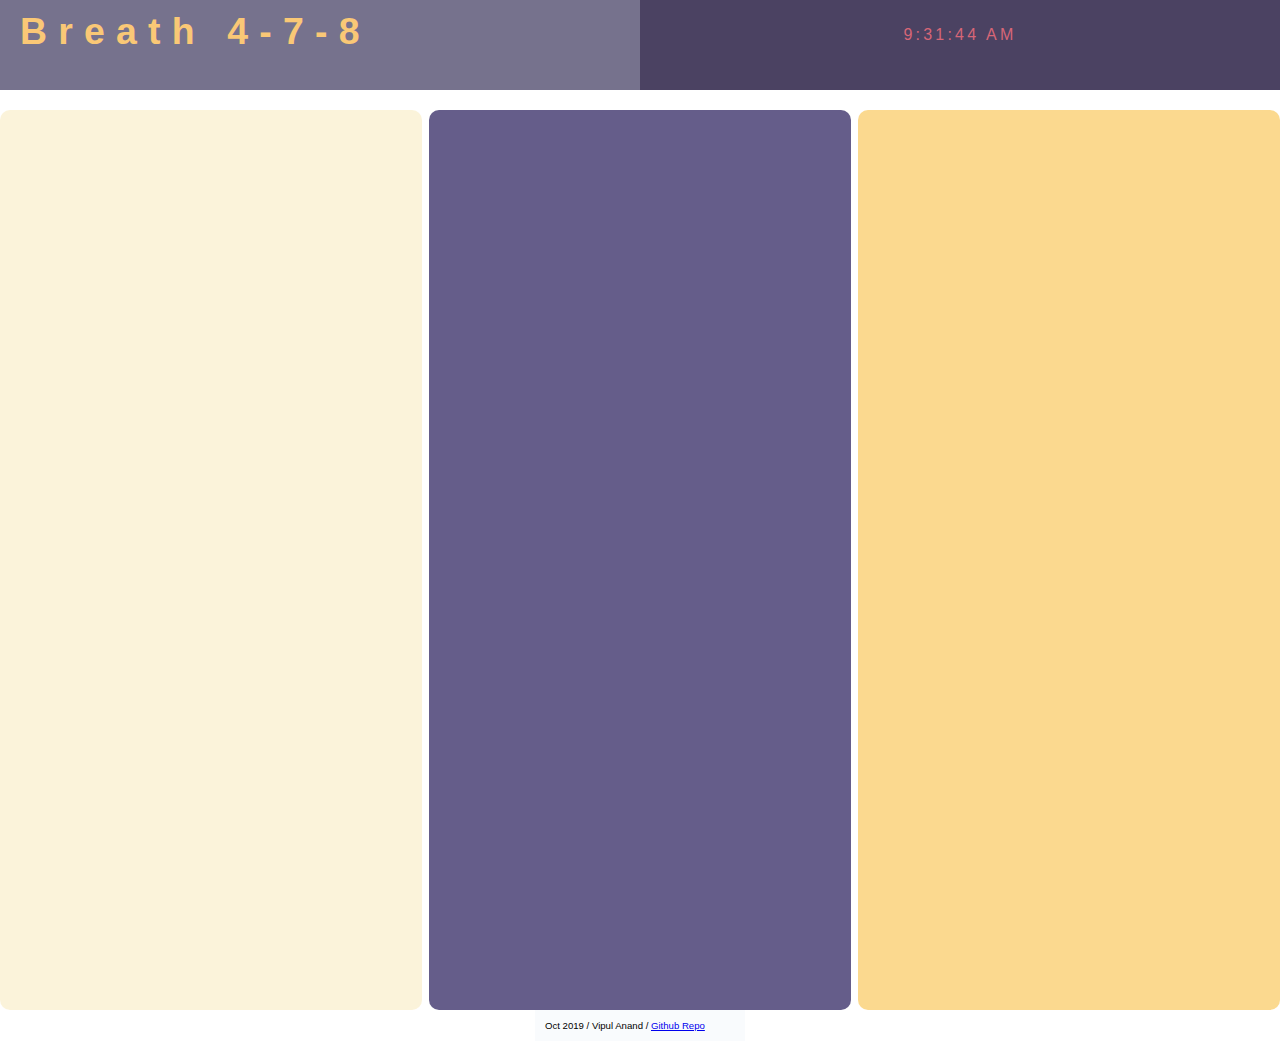
<file: index.html>
<!DOCTYPE html>
<html lang="en">

<head>
  <meta charset="UTF-8">
  <meta name="viewport" content="width=device-width, initial-scale=1.0">
  <meta http-equiv="X-UA-Compatible" content="ie=edge">
  <link href="https://fonts.googleapis.com/css?family=Fira+Sans&display=swap" rel="stylesheet">
  <link rel="stylesheet" href="style.css" rel="stylesheet">
  <title>Breath focus</title>
</head>

<body>
  <header>
    <h3>Breath 4-7-8</h3>
    <div class="clk">
      <p class="clock"></p>
    </div>

  </header>


  <div class="container">
    <div class="in" id="breath-in"></div>
    <div class="hold" id="breath-hold"></div>
    <div class="out" id="breath-out"></div>
  </div>

<footer>
  <span class="va">
    Oct 2019 / Vipul Anand / <a href="https://github.com/anandvip/breath">Github Repo</a>
  </span>
</footer>
  <script src="app.js" type='text/javascript'></script>
</body>

</html>
</file>
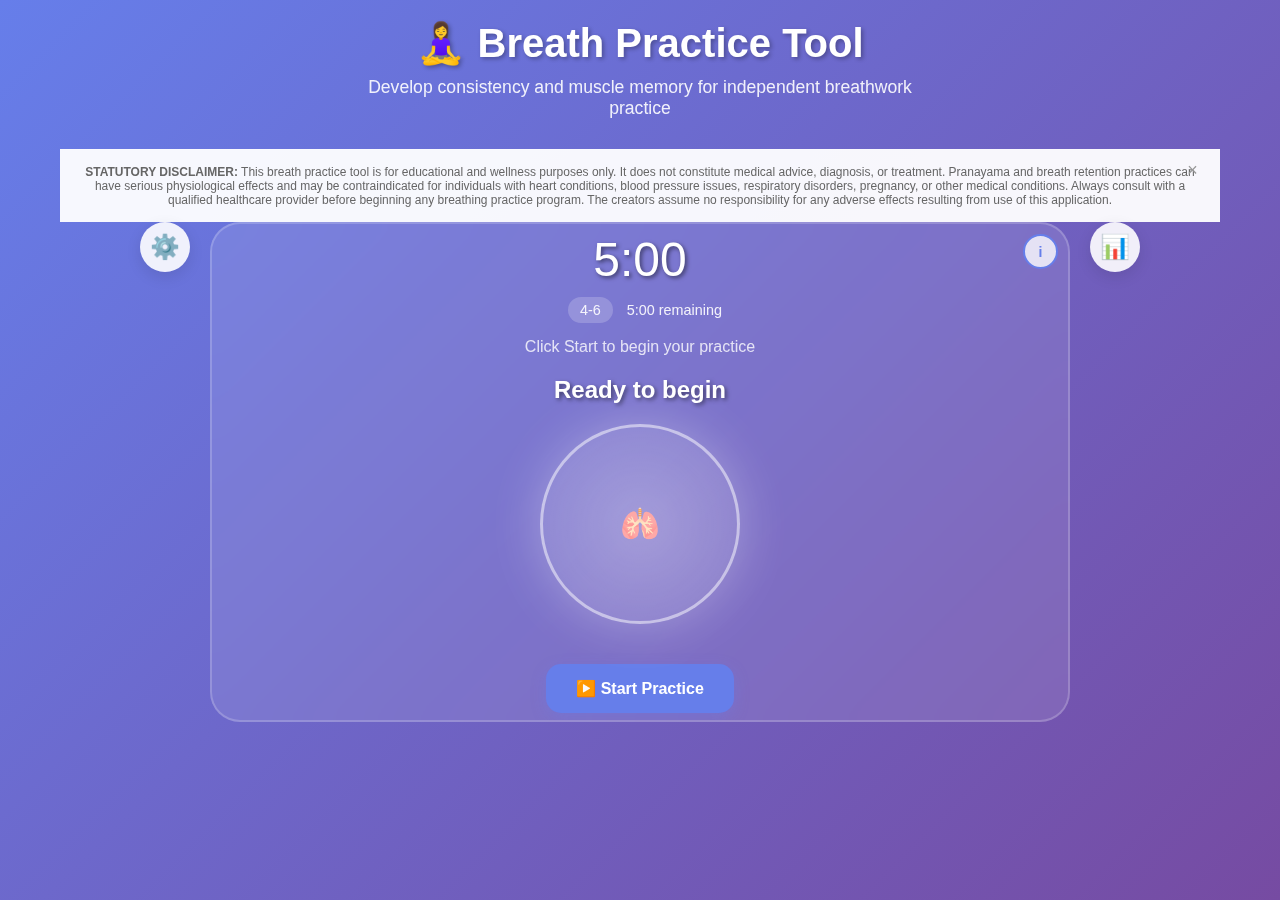
<file: levelup/index.html>
<!DOCTYPE html>
<html lang="en">
<head>
    <meta charset="UTF-8">
    <meta name="viewport" content="width=device-width, initial-scale=1.0">
    <title>Breath Practice Consistency Tool</title>
    <style>
        /*
        Date Created: September 20, 2025
        Tool: Claude Sonnet 4
        Prompt: Create a breath practice consistency tool with adjustable inhale/exhale times, 
        visual circle animation, optional hold phases, safety confirmations, preset patterns, 
        color transitions, optional sound cues, session timer, and customizable mantras for yogic practice.
        
        README.md:
        # Breath Practice Consistency Tool
        
        ## Purpose
        This web application is designed to help yogic practitioners develop breath pattern consistency 
        and muscle memory for independent breathwork practice. It supports the journey toward samadhi 
        entrance and exit in natural cosmic rhythm.
        
        ## Features
        - Adjustable inhale/exhale timing (with safety limits)
        - Visual breathing animation with expanding/contracting circles
        - Optional retention (kumbhaka) phases
        - Color transitions synchronized with breath phases
        - Customizable mantras for each breath phase
        - Session timer with adjustable duration
        - Preset breathing patterns (4-7-7, 3-6-9, 4-4-4)
        - Optional sound cues
        - Safety confirmations for extended patterns
        - Simple practice tracking
        
        ## Usage
        1. Set your desired inhale/exhale/hold times
        2. Choose optional mantras for each phase
        3. Start your practice session
        4. Follow the visual circle animation
        5. Develop timing muscle memory for independent practice
        
        This tool serves practitioners on the yogic path seeking to internalize breath patterns 
        for deeper meditative states and cosmic rhythm alignment.
        */

        * {
            margin: 0;
            padding: 0;
            box-sizing: border-box;
        }

        body {
            font-family: -apple-system, BlinkMacSystemFont, 'Segoe UI', Roboto, sans-serif;
            background: linear-gradient(135deg, #667eea 0%, #764ba2 100%);
            min-height: 100vh;
            display: flex;
            flex-direction: column;
            color: #333;
            overflow-x: hidden;
        }

        .container {
            max-width: 1200px;
            margin: 0 auto;
            padding: 20px;
            flex: 1;
        }

        .header {
            text-align: center;
            margin-bottom: 30px;
            color: white;
        }

        .header h1 {
            font-size: 2.5rem;
            margin-bottom: 10px;
            text-shadow: 2px 2px 4px rgba(0,0,0,0.3);
        }

        .header p {
            font-size: 1.1rem;
            opacity: 0.9;
            max-width: 600px;
            margin: 0 auto;
        }

        .main-content {
            display: grid;
            grid-template-columns: auto 1fr auto;
            gap: 20px;
            align-items: start;
            max-width: 1000px;
            margin: 0 auto;
        }

        .side-panel {
            position: relative;
            min-height: 400px;
        }

        .panel-toggle {
            width: 50px;
            height: 50px;
            border-radius: 50%;
            background: rgba(255, 255, 255, 0.9);
            border: none;
            display: flex;
            align-items: center;
            justify-content: center;
            cursor: pointer;
            font-size: 1.5rem;
            box-shadow: 0 5px 15px rgba(0,0,0,0.1);
            transition: all 0.3s ease;
            backdrop-filter: blur(10px);
            margin-bottom: 10px;
        }

        .panel-toggle:hover {
            transform: scale(1.1);
            box-shadow: 0 8px 25px rgba(0,0,0,0.15);
        }

        .panel-toggle.active {
            background: #667eea;
            color: white;
        }

        .controls, .stats {
            background: rgba(255, 255, 255, 0.95);
            padding: 25px;
            border-radius: 20px;
            box-shadow: 0 10px 30px rgba(0,0,0,0.1);
            backdrop-filter: blur(10px);
            position: absolute;
            top: 70px;
            width: 320px;
            max-height: 500px;
            overflow-y: auto;
            transform: translateX(-100%);
            opacity: 0;
            transition: all 0.4s ease;
            z-index: 100;
        }

        .controls.expanded {
            transform: translateX(0);
            opacity: 1;
        }

        .stats {
            right: 0;
            transform: translateX(100%);
        }

        .stats.expanded {
            transform: translateX(0);
            opacity: 1;
        }

        .help-toggle {
            position: absolute;
            top: 10px;
            right: 10px;
            width: 35px;
            height: 35px;
            border-radius: 50%;
            background: rgba(255, 255, 255, 0.8);
            border: 2px solid #667eea;
            color: #667eea;
            font-size: 14px;
            font-weight: bold;
            cursor: pointer;
            display: flex;
            align-items: center;
            justify-content: center;
            transition: all 0.3s ease;
        }

        .help-toggle:hover {
            background: #667eea;
            color: white;
        }

        .breath-display {
            display: flex;
            flex-direction: column;
            align-items: center;
            justify-content: center;
            min-height: 500px;
            background: rgba(255, 255, 255, 0.1);
            border-radius: 30px;
            backdrop-filter: blur(15px);
            border: 2px solid rgba(255, 255, 255, 0.2);
            position: relative;
            overflow: hidden;
        }

        .breath-circle {
            width: 200px;
            height: 200px;
            border-radius: 50%;
            background: radial-gradient(circle, rgba(255,255,255,0.3) 0%, rgba(255,255,255,0.1) 100%);
            border: 3px solid rgba(255,255,255,0.5);
            display: flex;
            align-items: center;
            justify-content: center;
            transition: all 0.3s ease;
            position: relative;
            box-shadow: 0 0 50px rgba(255,255,255,0.3);
        }

        .breath-circle.inhaling {
            transform: scale(1.5);
            background: radial-gradient(circle, rgba(135, 206, 235, 0.4) 0%, rgba(135, 206, 235, 0.1) 100%);
            border-color: rgba(135, 206, 235, 0.8);
            box-shadow: 0 0 80px rgba(135, 206, 235, 0.5);
        }

        .breath-circle.exhaling {
            transform: scale(0.8);
            background: radial-gradient(circle, rgba(255, 182, 193, 0.4) 0%, rgba(255, 182, 193, 0.1) 100%);
            border-color: rgba(255, 182, 193, 0.8);
            box-shadow: 0 0 80px rgba(255, 182, 193, 0.5);
        }

        .breath-circle.holding {
            transform: scale(1.2);
            background: radial-gradient(circle, rgba(255, 215, 0, 0.4) 0%, rgba(255, 215, 0, 0.1) 100%);
            border-color: rgba(255, 215, 0, 0.8);
            box-shadow: 0 0 80px rgba(255, 215, 0, 0.5);
        }

        .breath-text {
            color: white;
            font-size: 1.5rem;
            font-weight: 600;
            text-shadow: 2px 2px 4px rgba(0,0,0,0.5);
            margin-bottom: 20px;
        }

        .mantra-text {
            color: rgba(255,255,255,0.9);
            font-size: 1rem;
            font-style: italic;
            text-align: center;
            margin-top: 20px;
            max-width: 300px;
            line-height: 1.4;
        }

        .timer-display {
            color: white;
            font-size: 3rem;
            font-weight: 300;
            margin-bottom: 10px;
            text-shadow: 2px 2px 4px rgba(0,0,0,0.5);
        }

        .session-info {
            color: rgba(255,255,255,0.8);
            font-size: 1rem;
            margin-bottom: 20px;
        }

        .control-group {
            margin-bottom: 20px;
        }

        .control-group label {
            display: block;
            margin-bottom: 8px;
            font-weight: 600;
            color: #555;
        }

        .control-group input, .control-group select {
            width: 100%;
            padding: 12px;
            border: 2px solid #e1e5e9;
            border-radius: 10px;
            font-size: 16px;
            transition: border-color 0.3s;
        }

        .control-group input:focus, .control-group select:focus {
            outline: none;
            border-color: #667eea;
        }

        .preset-buttons {
            display: flex;
            gap: 10px;
            flex-wrap: wrap;
            margin-bottom: 15px;
        }

        .preset-btn {
            padding: 8px 12px;
            background: #f0f0f0;
            border: 1px solid #ddd;
            border-radius: 8px;
            cursor: pointer;
            font-size: 12px;
            transition: all 0.3s;
        }

        .preset-btn:hover {
            background: #667eea;
            color: white;
        }

        .main-controls {
            display: flex;
            gap: 15px;
            justify-content: center;
            margin-top: 20px;
        }

        .btn {
            padding: 15px 30px;
            border: none;
            border-radius: 15px;
            font-size: 16px;
            font-weight: 600;
            cursor: pointer;
            transition: all 0.3s;
            display: flex;
            align-items: center;
            gap: 8px;
        }

        .btn-primary {
            background: #667eea;
            color: white;
            box-shadow: 0 5px 15px rgba(102, 126, 234, 0.3);
        }

        .btn-primary:hover {
            background: #5a67d8;
            transform: translateY(-2px);
        }

        .btn-secondary {
            background: rgba(255,255,255,0.9);
            color: #667eea;
            border: 2px solid #667eea;
        }

        .btn-secondary:hover {
            background: #667eea;
            color: white;
        }

        .btn-danger {
            background: #e53e3e;
            color: white;
        }

        .btn-danger:hover {
            background: #c53030;
        }

        .stats h3 {
            margin-bottom: 15px;
            color: #555;
        }

        .stat-item {
            display: flex;
            justify-content: space-between;
            padding: 10px 0;
            border-bottom: 1px solid #eee;
        }

        .checkbox-group {
            display: flex;
            align-items: center;
            gap: 10px;
            margin-top: 10px;
        }

        .help-modal {
            display: none;
            position: fixed;
            top: 0;
            left: 0;
            right: 0;
            bottom: 0;
            background: rgba(0,0,0,0.8);
            z-index: 2000;
            align-items: center;
            justify-content: center;
        }

        .help-content {
            background: white;
            padding: 35px;
            border-radius: 20px;
            max-width: 600px;
            width: 90%;
            max-height: 80vh;
            overflow-y: auto;
        }

        .help-content h3 {
            color: #667eea;
            margin-bottom: 15px;
            display: flex;
            align-items: center;
            gap: 10px;
        }

        .help-content p {
            margin-bottom: 15px;
            line-height: 1.6;
            color: #555;
        }

        .help-content ul {
            margin-left: 20px;
            margin-bottom: 15px;
        }

        .medical-warning {
            background: #fff3cd;
            border: 2px solid #ffc107;
            border-radius: 10px;
            padding: 15px;
            margin: 15px 0;
            color: #856404;
        }

        .medical-warning h4 {
            color: #d9534f;
            margin-bottom: 10px;
            display: flex;
            align-items: center;
            gap: 8px;
        }

        .medical-warning p {
            margin-bottom: 8px;
            font-size: 13px;
            line-height: 1.4;
        }

        .medical-warning strong {
            color: #d9534f;
        }

        .statutory-footer {
            background: rgba(255, 255, 255, 0.95);
            padding: 15px 20px;
            text-align: center;
            font-size: 12px;
            color: #666;
            border-top: 1px solid rgba(255, 255, 255, 0.3);
            position: relative;
            transition: all 0.3s ease;
        }

        .statutory-footer.hidden {
            transform: translateY(100%);
            opacity: 0;
            pointer-events: none;
        }

        .close-disclaimer {
            position: absolute;
            top: 8px;
            right: 15px;
            background: none;
            border: none;
            font-size: 18px;
            color: #999;
            cursor: pointer;
            width: 25px;
            height: 25px;
            border-radius: 50%;
            display: flex;
            align-items: center;
            justify-content: center;
            transition: all 0.3s ease;
        }

        .close-disclaimer:hover {
            background: rgba(0,0,0,0.1);
            color: #666;
        }

        .toast-notification {
            position: fixed;
            bottom: 20px;
            right: 20px;
            background: white;
            border: 2px solid #667eea;
            border-radius: 15px;
            padding: 20px;
            box-shadow: 0 10px 30px rgba(0,0,0,0.2);
            max-width: 350px;
            z-index: 4000;
            transform: translateX(400px);
            opacity: 0;
            transition: all 0.4s ease;
        }

        .toast-notification.show {
            transform: translateX(0);
            opacity: 1;
        }

        .toast-header {
            display: flex;
            justify-content: space-between;
            align-items: center;
            margin-bottom: 15px;
        }

        .toast-title {
            color: #667eea;
            font-weight: 600;
            font-size: 14px;
        }

        .toast-close {
            background: none;
            border: none;
            font-size: 20px;
            color: #999;
            cursor: pointer;
            padding: 0;
            width: 24px;
            height: 24px;
            display: flex;
            align-items: center;
            justify-content: center;
        }

        .toast-content {
            margin-bottom: 15px;
        }

        .toast-checkbox {
            display: flex;
            align-items: center;
            gap: 10px;
            margin-bottom: 15px;
        }

        .toast-checkbox input[type="checkbox"] {
            width: auto;
        }

        .toast-checkbox label {
            font-size: 13px;
            color: #555;
            margin: 0;
        }

        .toast-buttons {
            display: flex;
            gap: 10px;
            justify-content: flex-end;
        }

        .toast-btn {
            padding: 8px 16px;
            border: none;
            border-radius: 6px;
            font-size: 12px;
            cursor: pointer;
            transition: all 0.3s;
        }

        .toast-btn-primary {
            background: #667eea;
            color: white;
        }

        .toast-btn-secondary {
            background: #f8f9fa;
            color: #667eea;
            border: 1px solid #667eea;
        }

        .heart-warning-modal {
            display: none;
            position: fixed;
            top: 0;
            left: 0;
            right: 0;
            bottom: 0;
            background: rgba(0,0,0,0.8);
            z-index: 3000;
            align-items: center;
            justify-content: center;
        }

        .heart-warning-content {
            background: white;
            padding: 30px;
            border-radius: 15px;
            max-width: 500px;
            width: 90%;
            border: 3px solid #d9534f;
        }

        .heart-warning-content h3 {
            color: #d9534f;
            margin-bottom: 15px;
            display: flex;
            align-items: center;
            gap: 10px;
        }

        .close-help {
            position: absolute;
            top: 15px;
            right: 20px;
            background: none;
            border: none;
            font-size: 28px;
            color: #999;
            cursor: pointer;
        }

        .essential-info {
            text-align: center;
            color: rgba(255,255,255,0.9);
            margin-bottom: 15px;
            font-size: 0.9rem;
        }

        .pattern-indicator {
            background: rgba(255,255,255,0.2);
            padding: 5px 12px;
            border-radius: 15px;
            display: inline-block;
            margin: 0 10px;
        }

        /* Mobile Menu System */
        .mobile-menu-toggle {
            display: none;
            position: fixed;
            top: 20px;
            left: 20px;
            width: 50px;
            height: 50px;
            background: rgba(255, 255, 255, 0.9);
            border: none;
            border-radius: 15px;
            font-size: 1.5rem;
            cursor: pointer;
            z-index: 300;
            box-shadow: 0 5px 15px rgba(0,0,0,0.1);
            backdrop-filter: blur(10px);
            transition: all 0.3s ease;
        }

        .mobile-menu-toggle:hover {
            transform: scale(1.05);
            background: rgba(255, 255, 255, 1);
        }

        .mobile-menu-overlay {
            display: none;
            position: fixed;
            top: 0;
            left: 0;
            right: 0;
            bottom: 0;
            background: rgba(255, 255, 255, 0.98);
            z-index: 250;
            padding: 80px 20px 20px;
            backdrop-filter: blur(15px);
            overflow-y: auto;
        }

        .mobile-menu-overlay.show {
            display: block;
        }

        .mobile-menu-header {
            display: flex;
            justify-content: space-between;
            align-items: center;
            margin-bottom: 30px;
            padding-bottom: 20px;
            border-bottom: 2px solid #667eea;
        }

        .mobile-menu-title {
            font-size: 1.5rem;
            color: #667eea;
            font-weight: 600;
        }

        .mobile-close-btn {
            width: 40px;
            height: 40px;
            background: #667eea;
            color: white;
            border: none;
            border-radius: 50%;
            font-size: 1.2rem;
            cursor: pointer;
            display: flex;
            align-items: center;
            justify-content: center;
        }

        .mobile-section {
            margin-bottom: 25px;
            border-radius: 15px;
            overflow: hidden;
            box-shadow: 0 3px 10px rgba(0,0,0,0.1);
        }

        .mobile-section-header {
            background: #667eea;
            color: white;
            padding: 15px 20px;
            font-weight: 600;
            cursor: pointer;
            display: flex;
            justify-content: space-between;
            align-items: center;
            transition: background-color 0.3s;
        }

        .mobile-section-header:hover {
            background: #5a67d8;
        }

        .mobile-section-content {
            background: white;
            padding: 0;
            max-height: 0;
            overflow: hidden;
            transition: all 0.4s ease;
        }

        .mobile-section-content.expanded {
            padding: 20px;
            max-height: 1000px;
        }

        .mobile-section-arrow {
            transition: transform 0.3s ease;
        }

        .mobile-section-arrow.rotated {
            transform: rotate(180deg);
        }

        /* Session Complete Overlay */
        .session-complete-overlay {
            display: none;
            position: fixed;
            top: 0;
            left: 0;
            right: 0;
            bottom: 0;
            background: linear-gradient(135deg, #667eea 0%, #764ba2 100%);
            z-index: 400;
            color: white;
            text-align: center;
            padding: 40px 20px;
            justify-content: center;
            align-items: center;
            flex-direction: column;
        }

        .session-complete-overlay.show {
            display: flex;
        }

        .session-complete-content {
            max-width: 400px;
            width: 100%;
        }

        .session-complete-title {
            font-size: 2.5rem;
            margin-bottom: 15px;
            text-shadow: 2px 2px 4px rgba(0,0,0,0.3);
        }

        .session-complete-subtitle {
            font-size: 1.2rem;
            opacity: 0.9;
            margin-bottom: 40px;
        }

        .session-stats-grid {
            display: grid;
            grid-template-columns: 1fr 1fr;
            gap: 20px;
            margin-bottom: 40px;
        }

        .session-stat-card {
            background: rgba(255, 255, 255, 0.1);
            padding: 20px;
            border-radius: 15px;
            backdrop-filter: blur(10px);
            border: 1px solid rgba(255, 255, 255, 0.2);
        }

        .session-stat-number {
            font-size: 2rem;
            font-weight: 600;
            margin-bottom: 5px;
        }

        .session-stat-label {
            font-size: 0.9rem;
            opacity: 0.8;
        }

        .session-complete-actions {
            display: flex;
            gap: 15px;
            justify-content: center;
        }

        .session-complete-btn {
            padding: 15px 30px;
            border: none;
            border-radius: 15px;
            font-size: 16px;
            font-weight: 600;
            cursor: pointer;
            transition: all 0.3s;
        }

        .session-complete-btn-primary {
            background: white;
            color: #667eea;
        }

        .session-complete-btn-secondary {
            background: rgba(255, 255, 255, 0.2);
            color: white;
            border: 2px solid white;
        }

        .session-complete-btn:hover {
            transform: translateY(-2px);
        }

        .modal-content {
            background: white;
            padding: 30px;
            border-radius: 20px;
            max-width: 400px;
            width: 90%;
            text-align: center;
        }

        .modal h3 {
            margin-bottom: 15px;
            color: #e53e3e;
        }

        .modal-buttons {
            display: flex;
            gap: 15px;
            justify-content: center;
            margin-top: 20px;
        }

        .hidden {
            display: none !important;
        }

        @media (max-width: 768px) {
            .main-content {
                grid-template-columns: 1fr;
                gap: 0;
                padding: 0;
                height: 100vh;
            }
            
            .side-panel {
                display: none;
            }
            
            .mobile-menu-toggle {
                display: flex;
                align-items: center;
                justify-content: center;
            }
            
            .header {
                padding: 80px 20px 20px;
                margin-bottom: 0;
            }
            
            .header h1 {
                font-size: 2rem;
            }
            
            .header p {
                font-size: 1rem;
            }
            
            .breath-display {
                flex: 1;
                min-height: calc(100vh - 200px);
                margin: 0;
                border-radius: 0;
                background: rgba(255, 255, 255, 0.05);
                backdrop-filter: blur(20px);
                padding: 20px;
                justify-content: center;
            }
            
            .timer-display {
                font-size: 3rem;
                margin-bottom: 15px;
            }
            
            .breath-circle {
                width: 220px;
                height: 220px;
                margin: 20px 0;
            }
            
            .breath-text {
                font-size: 1.8rem;
                margin-bottom: 25px;
            }
            
            .mantra-text {
                font-size: 1.1rem;
                max-width: 90%;
                margin-top: 25px;
            }
            
            .essential-info {
                font-size: 1rem;
                margin-bottom: 20px;
            }
            
            .pattern-indicator {
                padding: 6px 15px;
                font-size: 1rem;
                margin: 0 15px;
            }
            
            .main-controls {
                margin-top: 30px;
                gap: 20px;
            }
            
            .btn {
                padding: 18px 35px;
                font-size: 18px;
                border-radius: 20px;
            }
            
            .help-toggle {
                top: 20px;
                right: 20px;
                width: 40px;
                height: 40px;
                font-size: 16px;
            }
            
            .help-content {
                padding: 20px;
                margin: 10px;
                max-height: 85vh;
            }
            
            .statutory-footer {
                font-size: 11px;
                padding: 12px 15px;
            }
            
            .toast-notification {
                bottom: 15px;
                right: 15px;
                left: 15px;
                max-width: none;
                transform: translateY(400px);
            }
            
            .toast-notification.show {
                transform: translateY(0);
            }
        }

        .ripple {
            position: absolute;
            border-radius: 50%;
            background: rgba(255,255,255,0.2);
            transform: scale(0);
            animation: ripple-animation 2s infinite;
            pointer-events: none;
        }

        @keyframes ripple-animation {
            to {
                transform: scale(4);
                opacity: 0;
            }
        }

        .background-animation {
            position: fixed;
            top: 0;
            left: 0;
            right: 0;
            bottom: 0;
            z-index: -1;
            transition: background 4s ease;
        }

        .bg-inhale {
            background: linear-gradient(135deg, #87CEEB 0%, #4682B4 100%);
        }

        .bg-exhale {
            background: linear-gradient(135deg, #FFB6C1 0%, #FF69B4 100%);
        }

        .bg-hold {
            background: linear-gradient(135deg, #FFD700 0%, #FFA500 100%);
        }

        .bg-neutral {
            background: linear-gradient(135deg, #667eea 0%, #764ba2 100%);
        }
    </style>
</head>
<body>
    <div class="background-animation bg-neutral" id="backgroundAnimation"></div>
    
    <div class="container">
        <!-- Mobile Menu Toggle -->
        <button class="mobile-menu-toggle" id="mobileMenuToggle" onclick="toggleMobileMenu()">
            ☰
        </button>

        <!-- Mobile Menu Overlay -->
        <div class="mobile-menu-overlay" id="mobileMenuOverlay">
            <div class="mobile-menu-header">
                <div class="mobile-menu-title">Practice Settings</div>
                <button class="mobile-close-btn" onclick="closeMobileMenu()">×</button>
            </div>

            <!-- Settings Section -->
            <div class="mobile-section">
                <div class="mobile-section-header" onclick="toggleMobileSection('settings')">
                    <span>⚙️ Practice Settings</span>
                    <span class="mobile-section-arrow" id="settingsArrow">▼</span>
                </div>
                <div class="mobile-section-content" id="mobileSettingsContent">
                    <div class="control-group">
                        <label>Preset Patterns</label>
                        <div class="preset-buttons">
                            <button class="preset-btn" onclick="setPreset(4,7,7)">4-7-7</button>
                            <button class="preset-btn" onclick="setPreset(3,6,9)">3-6-9</button>
                            <button class="preset-btn" onclick="setPreset(4,4,4)">4-4-4</button>
                            <button class="preset-btn" onclick="setPreset(4,7,8)">4-7-8</button>
                        </div>
                    </div>

                    <div class="control-group">
                        <label for="mobileInhaleTime">Inhale Duration (seconds)</label>
                        <input type="number" id="mobileInhaleTime" min="1" max="10" value="4">
                    </div>

                    <div class="control-group">
                        <label for="mobileExhaleTime">Exhale Duration (seconds)</label>
                        <input type="number" id="mobileExhaleTime" min="1" max="10" value="6">
                    </div>

                    <div class="checkbox-group">
                        <input type="checkbox" id="mobileEnableHold">
                        <label for="mobileEnableHold">Enable Hold Phase (Retention/Kumbhaka)</label>
                    </div>

                    <div class="medical-warning" id="mobileHoldWarning" style="display: none;">
                        <h4>⚠️ MEDICAL WARNING - STATUTORY DISCLAIMER</h4>
                        <p><strong>BREATH RETENTION PRACTICES CAN BE DANGEROUS FOR:</strong></p>
                        <p>• Heart patients, cardiac conditions, arrhythmias<br>
                        • High/low blood pressure conditions<br>
                        • Respiratory disorders, asthma, COPD<br>
                        • Pregnant women<br>
                        • Anxiety, panic disorders<br>
                        • Any serious medical condition</p>
                        <p><strong>CONSULT YOUR HEALTHCARE PROVIDER BEFORE PRACTICING BREATH RETENTION.</strong></p>
                        <p><em>This tool is for educational purposes only and does not constitute medical advice.</em></p>
                    </div>

                    <div class="control-group" id="mobileHoldControls" style="display: none;">
                        <label for="mobileHoldTime">Hold Duration (seconds)</label>
                        <input type="number" id="mobileHoldTime" min="1" max="15" value="2">
                    </div>

                    <div class="control-group">
                        <label for="mobileSessionDuration">Session Duration (minutes)</label>
                        <input type="number" id="mobileSessionDuration" min="1" max="60" value="5">
                    </div>

                    <div class="checkbox-group">
                        <input type="checkbox" id="mobileEnableSound">
                        <label for="mobileEnableSound">Sound Cues</label>
                    </div>

                    <div class="control-group">
                        <label for="mobileInhaleMantra">Inhale Mantra</label>
                        <input type="text" id="mobileInhaleMantra" placeholder="I am not the body" value="I am not the body">
                    </div>

                    <div class="control-group">
                        <label for="mobileExhaleMantra">Exhale Mantra</label>
                        <input type="text" id="mobileExhaleMantra" placeholder="I am not even the mind" value="I am not even the mind">
                    </div>

                    <div class="control-group" id="mobileHoldMantraControls" style="display: none;">
                        <label for="mobileHoldMantra">Hold Mantra</label>
                        <input type="text" id="mobileHoldMantra" placeholder="I am pure awareness" value="I am pure awareness">
                    </div>
                </div>
            </div>

            <!-- Stats Section -->
            <div class="mobile-section">
                <div class="mobile-section-header" onclick="toggleMobileSection('stats')">
                    <span>📊 Session Stats</span>
                    <span class="mobile-section-arrow" id="statsArrow">▼</span>
                </div>
                <div class="mobile-section-content" id="mobileStatsContent">
                    <div class="stat-item">
                        <span>Current Cycle:</span>
                        <span id="mobileCurrentCycle">0</span>
                    </div>
                    <div class="stat-item">
                        <span>Total Breaths:</span>
                        <span id="mobileTotalBreaths">0</span>
                    </div>
                    <div class="stat-item">
                        <span>Time Remaining:</span>
                        <span id="mobileTimeRemaining">--:--</span>
                    </div>
                    <div class="stat-item">
                        <span>Current Phase:</span>
                        <span id="mobileCurrentPhase">Ready</span>
                    </div>
                    <div class="stat-item">
                        <span>Pattern:</span>
                        <span id="mobileCurrentPattern">4-6</span>
                    </div>
                    <div class="stat-item">
                        <span>Estimated Breaths:</span>
                        <span id="mobileEstimatedBreaths">50</span>
                    </div>
                    
                    <h3 style="margin-top: 30px; color: #667eea;">🌟 Today's Practice</h3>
                    <div class="stat-item">
                        <span>Sessions:</span>
                        <span id="mobileDailySessions">0</span>
                    </div>
                    <div class="stat-item">
                        <span>Total Minutes:</span>
                        <span id="mobileDailyMinutes">0</span>
                    </div>
                    <div class="stat-item">
                        <span>Meaningful Breaths:</span>
                        <span id="mobileDailyBreaths">0</span>
                    </div>
                </div>
            </div>
        </div>

        <!-- Session Complete Overlay -->
        <div class="session-complete-overlay" id="sessionCompleteOverlay">
            <div class="session-complete-content">
                <div class="session-complete-title">🎉 Well Done!</div>
                <div class="session-complete-subtitle">Your practice session is complete</div>
                
                <div class="session-stats-grid">
                    <div class="session-stat-card">
                        <div class="session-stat-number" id="finalBreathCount">0</div>
                        <div class="session-stat-label">Meaningful Breaths</div>
                    </div>
                    <div class="session-stat-card">
                        <div class="session-stat-number" id="finalSessionTime">0:00</div>
                        <div class="session-stat-label">Practice Time</div>
                    </div>
                    <div class="session-stat-card">
                        <div class="session-stat-number" id="finalPatternUsed">4-6</div>
                        <div class="session-stat-label">Pattern Used</div>
                    </div>
                    <div class="session-stat-card">
                        <div class="session-stat-number" id="finalCyclesCompleted">0</div>
                        <div class="session-stat-label">Breath Cycles</div>
                    </div>
                </div>
                
                <div class="session-complete-actions">
                    <button class="session-complete-btn session-complete-btn-primary" onclick="startNewSession()">
                        🧘‍♀️ Start Again
                    </button>
                    <button class="session-complete-btn session-complete-btn-secondary" onclick="closeSessionComplete()">
                        📊 View Settings
                    </button>
                </div>
            </div>
        </div>

        <div class="header">
            <h1>🧘‍♀️ Breath Practice Tool</h1>
            <p>Develop consistency and muscle memory for independent breathwork practice</p>
        </div>

    <!-- Toast Notification -->
    <div class="toast-notification" id="disclaimerToast">
        <div class="toast-header">
            <div class="toast-title">📋 Disclaimer Preferences</div>
            <button class="toast-close" onclick="hideToast()">&times;</button>
        </div>
        <div class="toast-content">
            <p style="font-size: 13px; color: #666; margin-bottom: 12px;">You can choose to hide this safety disclaimer in future sessions.</p>
            <div class="toast-checkbox">
                <input type="checkbox" id="rememberChoice">
                <label for="rememberChoice">Don't show disclaimer again - I understand the medical risks</label>
            </div>
        </div>
        <div class="toast-buttons">
            <button class="toast-btn toast-btn-secondary" onclick="hideToast()">Just This Session</button>
            <button class="toast-btn toast-btn-primary" onclick="saveDisclaimerPreference()">Save Preference</button>
        </div>
    </div>

    <!-- Statutory Medical Disclaimer Footer -->
    <div class="statutory-footer" id="statutoryFooter">
        <button class="close-disclaimer" onclick="closeDisclaimer()" title="Close disclaimer (will reappear on page refresh)">&times;</button>
        <p><strong>STATUTORY DISCLAIMER:</strong> This breath practice tool is for educational and wellness purposes only. It does not constitute medical advice, diagnosis, or treatment. Pranayama and breath retention practices can have serious physiological effects and may be contraindicated for individuals with heart conditions, blood pressure issues, respiratory disorders, pregnancy, or other medical conditions. Always consult with a qualified healthcare provider before beginning any breathing practice program. The creators assume no responsibility for any adverse effects resulting from use of this application.</p>
    </div>

        <div class="main-content">
            <!-- Left Panel - Controls -->
            <div class="side-panel">
                <button class="panel-toggle" id="settingsToggle" onclick="togglePanel('settings')" title="Practice Settings">
                    ⚙️
                </button>
                <div class="controls" id="settingsPanel">
                    <h3>⚙️ Practice Settings</h3>
                    
                    <div class="control-group">
                        <label>Preset Patterns</label>
                        <div class="preset-buttons">
                            <button class="preset-btn" onclick="setPreset(4,7,7)">4-7-7</button>
                            <button class="preset-btn" onclick="setPreset(3,6,9)">3-6-9</button>
                            <button class="preset-btn" onclick="setPreset(4,4,4)">4-4-4</button>
                            <button class="preset-btn" onclick="setPreset(4,7,8)">4-7-8</button>
                        </div>
                    </div>

                    <div class="control-group">
                        <label for="inhaleTime">Inhale Duration (seconds)</label>
                        <input type="number" id="inhaleTime" min="1" max="10" value="4">
                    </div>

                    <div class="control-group">
                        <label for="exhaleTime">Exhale Duration (seconds)</label>
                        <input type="number" id="exhaleTime" min="1" max="10" value="6">
                    </div>

                    <div class="checkbox-group">
                        <input type="checkbox" id="enableHold">
                        <label for="enableHold">Enable Hold Phase (Retention/Kumbhaka)</label>
                    </div>

                    <div class="medical-warning" id="holdWarning" style="display: none;">
                        <h4>⚠️ MEDICAL WARNING - STATUTORY DISCLAIMER</h4>
                        <p><strong>BREATH RETENTION PRACTICES CAN BE DANGEROUS FOR:</strong></p>
                        <p>• Heart patients, cardiac conditions, arrhythmias<br>
                        • High/low blood pressure conditions<br>
                        • Respiratory disorders, asthma, COPD<br>
                        • Pregnant women<br>
                        • Anxiety, panic disorders<br>
                        • Any serious medical condition</p>
                        <p><strong>CONSULT YOUR HEALTHCARE PROVIDER BEFORE PRACTICING BREATH RETENTION.</strong></p>
                        <p><em>This tool is for educational purposes only and does not constitute medical advice.</em></p>
                    </div>

                    <div class="control-group" id="holdControls" style="display: none;">
                        <label for="holdTime">Hold Duration (seconds)</label>
                        <input type="number" id="holdTime" min="1" max="15" value="2">
                    </div>

                    <div class="control-group">
                        <label for="sessionDuration">Session Duration (minutes)</label>
                        <input type="number" id="sessionDuration" min="1" max="60" value="5">
                    </div>

                    <div class="checkbox-group">
                        <input type="checkbox" id="enableSound">
                        <label for="enableSound">Sound Cues</label>
                    </div>

                    <div class="control-group">
                        <label for="inhaleMantra">Inhale Mantra</label>
                        <input type="text" id="inhaleMantra" placeholder="I am not the body" value="I am not the body">
                    </div>

                    <div class="control-group">
                        <label for="exhaleMantra">Exhale Mantra</label>
                        <input type="text" id="exhaleMantra" placeholder="I am not even the mind" value="I am not even the mind">
                    </div>

                    <div class="control-group" id="holdMantraControls" style="display: none;">
                        <label for="holdMantra">Hold Mantra</label>
                        <input type="text" id="holdMantra" placeholder="I am pure awareness" value="I am pure awareness">
                    </div>
                </div>
            </div>

            <!-- Central Breath Display -->
            <div class="breath-display">
                <button class="help-toggle" onclick="showHelp()" title="Beginner's Guide">i</button>
                
                <div class="timer-display" id="timerDisplay">5:00</div>
                <div class="essential-info">
                    <span class="pattern-indicator" id="currentPatternDisplay">4-6</span>
                    <span id="timeRemainingDisplay">5:00 remaining</span>
                </div>
                <div class="session-info" id="sessionInfo">Click Start to begin your practice</div>
                <div class="breath-text" id="breathText">Ready to begin</div>
                <div class="breath-circle" id="breathCircle">
                    <div style="font-size: 2rem;">🫁</div>
                </div>
                <div class="mantra-text" id="mantraText"></div>
                
                <div class="main-controls">
                    <button class="btn btn-primary" id="startBtn" onclick="startSession()">
                        ▶️ Start Practice
                    </button>
                    <button class="btn btn-secondary hidden" id="pauseBtn" onclick="pauseSession()">
                        ⏸️ Pause
                    </button>
                    <button class="btn btn-danger hidden" id="stopBtn" onclick="stopSession()">
                        ⏹️ Stop
                    </button>
                </div>
            </div>

            <!-- Right Panel - Stats -->
            <div class="side-panel">
                <button class="panel-toggle" id="statsToggle" onclick="togglePanel('stats')" title="Session Statistics">
                    📊
                </button>
                <div class="stats" id="statsPanel">
                    <h3>📊 Session Stats</h3>
                    <div class="stat-item">
                        <span>Current Cycle:</span>
                        <span id="currentCycle">0</span>
                    </div>
                    <div class="stat-item">
                        <span>Total Breaths:</span>
                        <span id="totalBreaths">0</span>
                    </div>
                    <div class="stat-item">
                        <span>Time Remaining:</span>
                        <span id="timeRemaining">--:--</span>
                    </div>
                    <div class="stat-item">
                        <span>Current Phase:</span>
                        <span id="currentPhase">Ready</span>
                    </div>
                    <div class="stat-item">
                        <span>Pattern:</span>
                        <span id="currentPattern">4-6</span>
                    </div>
                    <div class="stat-item">
                        <span>Estimated Breaths:</span>
                        <span id="estimatedBreaths">50</span>
                    </div>
                    
                    <h3 style="margin-top: 30px;">🌟 Today's Practice</h3>
                    <div class="stat-item">
                        <span>Sessions:</span>
                        <span id="dailySessions">0</span>
                    </div>
                    <div class="stat-item">
                        <span>Total Minutes:</span>
                        <span id="dailyMinutes">0</span>
                    </div>
                    <div class="stat-item">
                        <span>Meaningful Breaths:</span>
                        <span id="dailyBreaths">0</span>
                    </div>
                </div>
            </div>
        </div>
    </div>

    <!-- Heart Condition Warning Modal -->
    <div class="heart-warning-modal" id="heartWarningModal">
        <div class="heart-warning-content">
            <h3>🚨 CRITICAL HEALTH WARNING</h3>
            <div class="medical-warning">
                <p><strong>BREATH RETENTION CAN BE DANGEROUS OR FATAL FOR HEART PATIENTS</strong></p>
                <p>Enabling breath holds (retention/kumbhaka) can cause:</p>
                <ul>
                    <li>Sudden blood pressure changes</li>
                    <li>Cardiac arrhythmias</li>
                    <li>Heart attacks in vulnerable individuals</li>
                    <li>Fainting or oxygen deprivation</li>
                </ul>
                <p><strong>STATUTORY WARNING: This practice is contraindicated for anyone with heart conditions, blood pressure issues, respiratory problems, pregnancy, or anxiety disorders.</strong></p>
                <p><em>By proceeding, you acknowledge you have consulted with a qualified healthcare provider and assume full responsibility for any risks.</em></p>
            </div>
            <div class="modal-buttons">
                <button class="btn btn-danger" onclick="confirmHeartWarning()">I Accept Full Responsibility</button>
                <button class="btn btn-secondary" onclick="cancelHeartWarning()">Cancel - Keep Me Safe</button>
            </div>
        </div>
    </div>

    <!-- Help Modal for Beginners -->
    <div class="help-modal" id="helpModal">
        <div class="help-content">
            <button class="close-help" onclick="closeHelp()">&times;</button>
            <h3>🧘‍♀️ Beginner's Guide to Breath Practice</h3>
            
            <p><strong>Welcome to your journey of conscious breathing!</strong> This tool helps you develop consistent breath patterns and build muscle memory for independent practice.</p>
            
            <h3>🎯 Getting Started (Dip Your Toes):</h3>
            <ul>
                <li><strong>Start Simple:</strong> Use the default 4-6 pattern (4 seconds in, 6 seconds out)</li>
                <li><strong>Short Sessions:</strong> Begin with 3-5 minute sessions</li>
                <li><strong>Follow the Circle:</strong> Breathe in as it expands, out as it contracts</li>
                <li><strong>Use Mantras:</strong> Let the words guide your mind during each breath</li>
            </ul>

            <h3>🌟 Default Settings (Isha Yoga Inspiration):</h3>
            <p>The default mantras are inspired by Sadhguru's <em>Miracle Mind</em> application from Isha Yoga:</p>
            <ul>
                <li><strong>Inhale:</strong> "I am not the body" - Releasing physical identification</li>
                <li><strong>Exhale:</strong> "I am not even the mind" - Transcending mental boundaries</li>
            </ul>

            <h3>⚙️ Customization Options:</h3>
            <ul>
                <li><strong>Adjust Timing:</strong> Find your comfortable rhythm</li>
                <li><strong>Personal Mantras:</strong> Use words that resonate with your practice</li>
                <li><strong>Add Holds:</strong> Advanced practitioners can include retention phases</li>
                <li><strong>Sound Cues:</strong> Optional audio guidance for timing</li>
            </ul>

            <h3>🎯 Building Independence:</h3>
            <p>The goal is developing your internal rhythm so you can practice anywhere without the tool. Start with visual guidance, then gradually rely more on your internal timing.</p>

            <h3>⚠️ IMPORTANT SAFETY WARNINGS:</h3>
            <div class="medical-warning">
                <h4>🚨 STATUTORY MEDICAL DISCLAIMER</h4>
                <p><strong>DO NOT USE breath retention (hold phases) if you have:</strong></p>
                <p>• Heart conditions, cardiac problems, arrhythmias<br>
                • High or low blood pressure<br>
                • Respiratory disorders (asthma, COPD, etc.)<br>
                • Are pregnant or have anxiety disorders<br>
                • Any serious medical condition</p>
                <p><strong>ALWAYS consult your healthcare provider before practicing pranayama with retention.</strong></p>
                <p><em>This application is for educational purposes only and does not constitute medical advice.</em></p>
            </div>

            <h3>⚠️ General Safety Notes:</h3>
            <ul>
                <li>Never strain or force your breathing</li>
                <li>Start with shorter durations and build gradually</li>
                <li>Stop immediately if you feel dizzy, faint, or uncomfortable</li>
                <li>Extended patterns (>5s in, >8s out) need experience</li>
                <li><strong>NEVER use breath retention if you have heart conditions, blood pressure issues, respiratory problems, or are pregnant</strong></li>
                <li><strong>Consult your healthcare provider before starting any pranayama practice</strong></li>
            </ul>

            <p><em>Remember: This is your practice. Adapt everything to what feels right for your body and spiritual journey.</em></p>
            
            <div style="margin-top: 20px; padding-top: 15px; border-top: 1px solid #eee;">
                <p style="font-size: 12px; color: #999;"><strong>Note:</strong> If you've hidden the safety disclaimer and want to see it again, <a href="#" onclick="restoreDisclaimer(); closeHelp();" style="color: #667eea;">click here to restore it</a>.</p>
            </div>
        </div>
    </div>

    <!-- Safety Warning Modal -->
    <div class="modal" id="safetyModal" style="display: none; position: fixed; top: 0; left: 0; right: 0; bottom: 0; background: rgba(0,0,0,0.7); z-index: 1000; align-items: center; justify-content: center;">
        <div class="modal-content">
            <h3>⚠️ Extended Pattern Warning</h3>
            <p>You've set a breathing pattern that exceeds recommended safety limits (>5s inhale or >8s exhale). This should only be attempted by experienced practitioners.</p>
            <p><strong>Are you sure you want to continue?</strong></p>
            <div class="modal-buttons">
                <button class="btn btn-primary" onclick="confirmExtendedPattern()">Yes, I'm Experienced</button>
                <button class="btn btn-secondary" onclick="cancelExtendedPattern()">Cancel</button>
            </div>
        </div>
    </div>

    <script>
        // Global variables
        let isSessionActive = false;
        let isPaused = false;
        let currentPhase = 'ready'; // ready, inhale, hold, exhale
        let phaseTimer = null;
        let sessionTimer = null;
        let sessionStartTime = null;
        let totalBreaths = 0;
        let currentCycle = 0;
        let phaseTimeRemaining = 0;
        let sessionTimeRemaining = 0;
        
        // Audio context for sound cues
        let audioContext = null;

        // DOM elements
        const breathCircle = document.getElementById('breathCircle');
        const breathText = document.getElementById('breathText');
        const mantraText = document.getElementById('mantraText');
        const timerDisplay = document.getElementById('timerDisplay');
        const sessionInfo = document.getElementById('sessionInfo');
        const backgroundAnimation = document.getElementById('backgroundAnimation');
        const startBtn = document.getElementById('startBtn');
        const pauseBtn = document.getElementById('pauseBtn');
        const stopBtn = document.getElementById('stopBtn');

        // Settings
        const inhaleTimeInput = document.getElementById('inhaleTime');
        const exhaleTimeInput = document.getElementById('exhaleTime');
        const holdTimeInput = document.getElementById('holdTime');
        const sessionDurationInput = document.getElementById('sessionDuration');
        const enableHoldCheckbox = document.getElementById('enableHold');
        const enableSoundCheckbox = document.getElementById('enableSound');
        const inhaleMantraInput = document.getElementById('inhaleMantra');
        const exhaleMantraInput = document.getElementById('exhaleMantra');
        const holdMantraInput = document.getElementById('holdMantra');

        // Initialize app
        function initApp() {
            updatePattern();
            loadDailyStats();
            checkDisclaimerPreference();
            syncMobileInputs();
            
            // Event listeners
            enableHoldCheckbox.addEventListener('change', toggleHoldControls);
            document.getElementById('mobileEnableHold').addEventListener('change', toggleMobileHoldControls);
            
            [inhaleTimeInput, exhaleTimeInput, holdTimeInput, sessionDurationInput].forEach(input => {
                input.addEventListener('change', updatePattern);
            });
            
            // Mobile input sync
            ['inhaleTime', 'exhaleTime', 'holdTime', 'sessionDuration', 'enableSound', 'inhaleMantra', 'exhaleMantra', 'holdMantra'].forEach(id => {
                const desktopEl = document.getElementById(id);
                const mobileEl = document.getElementById('mobile' + id.charAt(0).toUpperCase() + id.slice(1));
                
                if (desktopEl && mobileEl) {
                    desktopEl.addEventListener('input', () => syncToMobile(id));
                    mobileEl.addEventListener('input', () => syncToDesktop(id));
                }
            });
        }

        function syncMobileInputs() {
            // Sync all initial values from desktop to mobile
            ['inhaleTime', 'exhaleTime', 'holdTime', 'sessionDuration', 'enableSound', 'inhaleMantra', 'exhaleMantra', 'holdMantra'].forEach(id => {
                syncToMobile(id);
            });
        }

        function syncToMobile(id) {
            const desktopEl = document.getElementById(id);
            const mobileEl = document.getElementById('mobile' + id.charAt(0).toUpperCase() + id.slice(1));
            
            if (desktopEl && mobileEl) {
                if (desktopEl.type === 'checkbox') {
                    mobileEl.checked = desktopEl.checked;
                } else {
                    mobileEl.value = desktopEl.value;
                }
            }
        }

        function syncToDesktop(id) {
            const desktopEl = document.getElementById(id);
            const mobileEl = document.getElementById('mobile' + id.charAt(0).toUpperCase() + id.slice(1));
            
            if (desktopEl && mobileEl) {
                if (desktopEl.type === 'checkbox') {
                    desktopEl.checked = mobileEl.checked;
                } else {
                    desktopEl.value = mobileEl.value;
                }
                updatePattern();
            }
        }

        // Mobile menu functions
        function toggleMobileMenu() {
            const overlay = document.getElementById('mobileMenuOverlay');
            overlay.classList.toggle('show');
        }

        function closeMobileMenu() {
            const overlay = document.getElementById('mobileMenuOverlay');
            overlay.classList.remove('show');
        }

        function toggleMobileSection(section) {
            const content = document.getElementById('mobile' + section.charAt(0).toUpperCase() + section.slice(1) + 'Content');
            const arrow = document.getElementById(section + 'Arrow');
            
            if (content.classList.contains('expanded')) {
                content.classList.remove('expanded');
                arrow.classList.remove('rotated');
            } else {
                // Close other sections
                document.querySelectorAll('.mobile-section-content').forEach(el => {
                    el.classList.remove('expanded');
                });
                document.querySelectorAll('.mobile-section-arrow').forEach(el => {
                    el.classList.remove('rotated');
                });
                
                // Open this section
                content.classList.add('expanded');
                arrow.classList.add('rotated');
            }
        }

        function toggleMobileHoldControls() {
            const mobileEnableHold = document.getElementById('mobileEnableHold');
            if (mobileEnableHold.checked) {
                document.getElementById('heartWarningModal').style.display = 'flex';
                // Set a flag to know this came from mobile
                window.mobileHoldRequest = true;
            } else {
                document.getElementById('mobileHoldControls').style.display = 'none';
                document.getElementById('mobileHoldMantraControls').style.display = 'none';
                document.getElementById('mobileHoldWarning').style.display = 'none';
                // Sync to desktop
                enableHoldCheckbox.checked = false;
                toggleHoldControls();
                updatePattern();
            }
        }

        function checkDisclaimerPreference() {
            const hideDisclaimer = localStorage.getItem('hideStatutoryDisclaimer');
            if (hideDisclaimer === 'true') {
                document.getElementById('statutoryFooter').classList.add('hidden');
            }
        }

        function toggleHoldControls() {
            if (enableHoldCheckbox.checked) {
                // Show critical heart warning first
                document.getElementById('heartWarningModal').style.display = 'flex';
            } else {
                // Hide controls and warning when unchecked
                document.getElementById('holdControls').style.display = 'none';
                document.getElementById('holdMantraControls').style.display = 'none';
                document.getElementById('holdWarning').style.display = 'none';
                updatePattern();
            }
        }

        function confirmHeartWarning() {
            // User has accepted responsibility
            document.getElementById('heartWarningModal').style.display = 'none';
            
            if (window.mobileHoldRequest) {
                // Show mobile controls and warning
                document.getElementById('mobileHoldControls').style.display = 'block';
                document.getElementById('mobileHoldMantraControls').style.display = 'block';
                document.getElementById('mobileHoldWarning').style.display = 'block';
                // Sync to desktop
                enableHoldCheckbox.checked = true;
                window.mobileHoldRequest = false;
            }
            
            // Show desktop controls and warning
            const holdControls = document.getElementById('holdControls');
            const holdMantraControls = document.getElementById('holdMantraControls');
            const holdWarning = document.getElementById('holdWarning');
            
            holdControls.style.display = 'block';
            holdMantraControls.style.display = 'block';
            holdWarning.style.display = 'block';
            updatePattern();
        }

        function cancelHeartWarning() {
            // User chose safety - uncheck the box
            document.getElementById('heartWarningModal').style.display = 'none';
            enableHoldCheckbox.checked = false;
            
            if (window.mobileHoldRequest) {
                document.getElementById('mobileEnableHold').checked = false;
                window.mobileHoldRequest = false;
            }
        }

        function updatePattern() {
            const inhale = parseInt(inhaleTimeInput.value);
            const exhale = parseInt(exhaleTimeInput.value);
            const hold = enableHoldCheckbox.checked ? parseInt(holdTimeInput.value) : 0;
            const sessionMinutes = parseInt(sessionDurationInput.value);
            
            const patternText = hold > 0 ? `${inhale}-${hold}-${exhale}` : `${inhale}-${exhale}`;
            document.getElementById('currentPattern').textContent = patternText;
            document.getElementById('currentPatternDisplay').textContent = patternText;
            
            // Calculate estimated total breaths for this session
            const totalCycleTime = inhale + exhale + hold; // seconds per breath cycle
            const sessionSeconds = sessionMinutes * 60;
            const estimatedBreaths = Math.floor(sessionSeconds / totalCycleTime);
            
            document.getElementById('estimatedBreaths').textContent = estimatedBreaths;
            
            // Update timer display instantly when session duration changes
            if (!isSessionActive) {
                timerDisplay.textContent = formatTime(sessionSeconds);
                document.getElementById('timeRemainingDisplay').textContent = formatTime(sessionSeconds) + ' remaining';
            }
        }

        // Panel management functions
        function togglePanel(panelType) {
            const panel = document.getElementById(panelType + 'Panel');
            const toggle = document.getElementById(panelType + 'Toggle');
            
            if (panel.classList.contains('expanded')) {
                // Collapse
                panel.classList.remove('expanded');
                toggle.classList.remove('active');
            } else {
                // Expand
                panel.classList.add('expanded');
                toggle.classList.add('active');
                
                // Close other panel if open
                const otherPanelType = panelType === 'settings' ? 'stats' : 'settings';
                const otherPanel = document.getElementById(otherPanelType + 'Panel');
                const otherToggle = document.getElementById(otherPanelType + 'Toggle');
                otherPanel.classList.remove('expanded');
                otherToggle.classList.remove('active');
            }
        }

        // Help system functions
        function showHelp() {
            document.getElementById('helpModal').style.display = 'flex';
        }

        function closeHelp() {
            document.getElementById('helpModal').style.display = 'none';
        }

        // Disclaimer management
        function closeDisclaimer() {
            const footer = document.getElementById('statutoryFooter');
            footer.classList.add('hidden');
            
            // Show toast after a brief delay
            setTimeout(() => {
                showToast();
            }, 300);
        }

        function showToast() {
            const toast = document.getElementById('disclaimerToast');
            toast.classList.add('show');
            
            // Auto-hide after 10 seconds if user doesn't interact
            setTimeout(() => {
                if (toast.classList.contains('show')) {
                    hideToast();
                }
            }, 10000);
        }

        function hideToast() {
            const toast = document.getElementById('disclaimerToast');
            toast.classList.remove('show');
            // Reset checkbox state
            document.getElementById('rememberChoice').checked = false;
        }

        function saveDisclaimerPreference() {
            const rememberChoice = document.getElementById('rememberChoice').checked;
            
            if (rememberChoice) {
                localStorage.setItem('hideStatutoryDisclaimer', 'true');
            }
            
            hideToast();
        }

        function restoreDisclaimer() {
            // Function to restore disclaimer (can be called from help menu if needed)
            localStorage.removeItem('hideStatutoryDisclaimer');
            const footer = document.getElementById('statutoryFooter');
            footer.classList.remove('hidden');
        }

        // Close panels when clicking outside
        document.addEventListener('click', function(event) {
            const settingsPanel = document.getElementById('settingsPanel');
            const statsPanel = document.getElementById('statsPanel');
            const settingsToggle = document.getElementById('settingsToggle');
            const statsToggle = document.getElementById('statsToggle');
            const helpModal = document.getElementById('helpModal');
            const helpContent = document.querySelector('.help-content');
            const helpToggle = document.querySelector('.help-toggle');
            const disclaimerToast = document.getElementById('disclaimerToast');
            
            // Close settings panel
            if (!settingsPanel.contains(event.target) && !settingsToggle.contains(event.target)) {
                settingsPanel.classList.remove('expanded');
                settingsToggle.classList.remove('active');
            }
            
            // Close stats panel
            if (!statsPanel.contains(event.target) && !statsToggle.contains(event.target)) {
                statsPanel.classList.remove('expanded');
                statsToggle.classList.remove('active');
            }
            
            // Close help modal when clicking outside the content area
            if (helpModal.style.display === 'flex' && 
                !helpContent.contains(event.target) && 
                !helpToggle.contains(event.target)) {
                closeHelp();
            }
            
            // Close toast when clicking outside
            if (disclaimerToast.classList.contains('show') && 
                !disclaimerToast.contains(event.target)) {
                hideToast();
            }
        });

        function setPreset(inhale, hold, exhale) {
            inhaleTimeInput.value = inhale;
            holdTimeInput.value = hold;
            exhaleTimeInput.value = exhale;
            
            if (hold > 0) {
                enableHoldCheckbox.checked = true;
                toggleHoldControls();
            } else {
                enableHoldCheckbox.checked = false;
                toggleHoldControls();
            }
            
            updatePattern();
        }

        function checkSafetyLimits() {
            const inhale = parseInt(inhaleTimeInput.value);
            const exhale = parseInt(exhaleTimeInput.value);
            
            if (inhale > 5 || exhale > 8) {
                document.getElementById('safetyModal').style.display = 'flex';
                return false;
            }
            return true;
        }

        function confirmExtendedPattern() {
            document.getElementById('safetyModal').style.display = 'none';
            beginSession();
        }

        function cancelExtendedPattern() {
            document.getElementById('safetyModal').style.display = 'none';
            // Reset to safe values
            if (parseInt(inhaleTimeInput.value) > 5) inhaleTimeInput.value = 5;
            if (parseInt(exhaleTimeInput.value) > 8) exhaleTimeInput.value = 8;
            updatePattern();
        }

        function startSession() {
            if (!checkSafetyLimits()) return;
            beginSession();
        }

        function beginSession() {
            if (isPaused) {
                resumeSession();
                return;
            }

            isSessionActive = true;
            isPaused = false;
            sessionStartTime = Date.now();
            totalBreaths = 0;
            currentCycle = 0;
            
            const sessionDuration = parseInt(sessionDurationInput.value) * 60; // Convert to seconds
            sessionTimeRemaining = sessionDuration;
            
            // Update UI
            startBtn.classList.add('hidden');
            pauseBtn.classList.remove('hidden');
            stopBtn.classList.remove('hidden');
            
            // Initialize audio context for sound cues
            if (enableSoundCheckbox.checked && !audioContext) {
                audioContext = new (window.AudioContext || window.webkitAudioContext)();
            }
            
            // Start session timer
            sessionTimer = setInterval(updateSessionTimer, 1000);
            
            // Start breathing cycle
            startInhale();
            
            sessionInfo.textContent = "Session in progress";
            updateStats();
        }

        function pauseSession() {
            isPaused = true;
            clearTimeout(phaseTimer);
            clearInterval(sessionTimer);
            
            pauseBtn.classList.add('hidden');
            startBtn.classList.remove('hidden');
            startBtn.textContent = "▶️ Resume";
            
            breathText.textContent = "Paused";
            currentPhase = 'paused';
            updateStats();
        }

        function resumeSession() {
            isPaused = false;
            startBtn.classList.add('hidden');
            pauseBtn.classList.remove('hidden');
            startBtn.textContent = "▶️ Start Practice";
            
            sessionTimer = setInterval(updateSessionTimer, 1000);
            
            // Resume from current phase
            if (currentPhase === 'inhale') startInhale();
            else if (currentPhase === 'hold') startHold();
            else if (currentPhase === 'exhale') startExhale();
        }

        function stopSession() {
            isSessionActive = false;
            isPaused = false;
            clearTimeout(phaseTimer);
            clearInterval(sessionTimer);
            
            // Reset UI
            startBtn.classList.remove('hidden');
            pauseBtn.classList.add('hidden');
            stopBtn.classList.add('hidden');
            startBtn.textContent = "▶️ Start Practice";
            
            // Reset visual state
            breathCircle.className = 'breath-circle';
            backgroundAnimation.className = 'background-animation bg-neutral';
            breathText.textContent = "Session Complete";
            mantraText.textContent = "";
            currentPhase = 'ready';
            
            // Update daily stats
            saveDailyStats();
            
            // Reset display
            const sessionDuration = parseInt(sessionDurationInput.value);
            timerDisplay.textContent = formatTime(sessionDuration * 60);
            sessionInfo.textContent = `Session completed! ${totalBreaths} breaths in total.`;
            
            updateStats();
        }

        function startInhale() {
            if (!isSessionActive || isPaused) return;
            
            currentPhase = 'inhale';
            const duration = parseInt(inhaleTimeInput.value) * 1000;
            phaseTimeRemaining = duration / 1000;
            
            // Visual updates
            breathCircle.className = 'breath-circle inhaling';
            backgroundAnimation.className = 'background-animation bg-inhale';
            breathText.textContent = "Breathe In";
            mantraText.textContent = inhaleMantraInput.value;
            
            // Sound cue
            if (enableSoundCheckbox.checked) playTone(440, 0.1); // A4 note
            
            // Add ripple effect
            createRipple();
            
            phaseTimer = setTimeout(() => {
                if (enableHoldCheckbox.checked) {
                    startHold();
                } else {
                    startExhale();
                }
            }, duration);
            
            updateStats();
        }

        function startHold() {
            if (!isSessionActive || isPaused) return;
            
            currentPhase = 'hold';
            const duration = parseInt(holdTimeInput.value) * 1000;
            phaseTimeRemaining = duration / 1000;
            
            // Visual updates
            breathCircle.className = 'breath-circle holding';
            backgroundAnimation.className = 'background-animation bg-hold';
            breathText.textContent = "Hold";
            mantraText.textContent = holdMantraInput.value;
            
            // Sound cue
            if (enableSoundCheckbox.checked) playTone(554, 0.1); // C#5 note
            
            phaseTimer = setTimeout(startExhale, duration);
            updateStats();
        }

        function startExhale() {
            if (!isSessionActive || isPaused) return;
            
            currentPhase = 'exhale';
            const duration = parseInt(exhaleTimeInput.value) * 1000;
            phaseTimeRemaining = duration / 1000;
            
            // Visual updates
            breathCircle.className = 'breath-circle exhaling';
            backgroundAnimation.className = 'background-animation bg-exhale';
            breathText.textContent = "Breathe Out";
            mantraText.textContent = exhaleMantraInput.value;
            
            // Sound cue
            if (enableSoundCheckbox.checked) playTone(330, 0.1); // E4 note
            
            phaseTimer = setTimeout(() => {
                completeCycle();
                startInhale();
            }, duration);
            
            updateStats();
        }

        function completeCycle() {
            currentCycle++;
            totalBreaths++;
            updateStats();
        }

        function updateSessionTimer() {
            if (sessionTimeRemaining <= 0) {
                stopSession();
                return;
            }
            
            sessionTimeRemaining--;
            timerDisplay.textContent = formatTime(sessionTimeRemaining);
            document.getElementById('timeRemaining').textContent = formatTime(sessionTimeRemaining);
            document.getElementById('timeRemainingDisplay').textContent = formatTime(sessionTimeRemaining) + ' remaining';
        }

        function updateStats() {
            document.getElementById('currentCycle').textContent = currentCycle;
            document.getElementById('totalBreaths').textContent = totalBreaths;
            document.getElementById('currentPhase').textContent = currentPhase.charAt(0).toUpperCase() + currentPhase.slice(1);
        }

        function createRipple() {
            const ripple = document.createElement('div');
            ripple.className = 'ripple';
            ripple.style.width = '20px';
            ripple.style.height = '20px';
            ripple.style.left = '50%';
            ripple.style.top = '50%';
            ripple.style.marginLeft = '-10px';
            ripple.style.marginTop = '-10px';
            
            breathCircle.appendChild(ripple);
            
            setTimeout(() => {
                if (ripple.parentNode) {
                    ripple.parentNode.removeChild(ripple);
                }
            }, 2000);
        }

        function playTone(frequency, duration) {
            if (!audioContext) return;
            
            const oscillator = audioContext.createOscillator();
            const gainNode = audioContext.createGain();
            
            oscillator.connect(gainNode);
            gainNode.connect(audioContext.destination);
            
            oscillator.frequency.setValueAtTime(frequency, audioContext.currentTime);
            oscillator.type = 'sine';
            
            gainNode.gain.setValueAtTime(0, audioContext.currentTime);
            gainNode.gain.linearRampToValueAtTime(0.1, audioContext.currentTime + 0.01);
            gainNode.gain.exponentialRampToValueAtTime(0.001, audioContext.currentTime + duration);
            
            oscillator.start(audioContext.currentTime);
            oscillator.stop(audioContext.currentTime + duration);
        }

        function formatTime(seconds) {
            const mins = Math.floor(seconds / 60);
            const secs = seconds % 60;
            return `${mins}:${secs.toString().padStart(2, '0')}`;
        }

        function loadDailyStats() {
            const today = new Date().toDateString();
            const stats = JSON.parse(localStorage.getItem(`breathStats_${today}`)) || {
                sessions: 0,
                minutes: 0,
                breaths: 0
            };
            
            document.getElementById('dailySessions').textContent = stats.sessions;
            document.getElementById('dailyMinutes').textContent = stats.minutes;
            document.getElementById('dailyBreaths').textContent = stats.breaths;
        }

        function saveDailyStats() {
            const today = new Date().toDateString();
            const currentStats = JSON.parse(localStorage.getItem(`breathStats_${today}`)) || {
                sessions: 0,
                minutes: 0,
                breaths: 0
            };
            
            const sessionMinutes = Math.round((Date.now() - sessionStartTime) / 60000);
            currentStats.sessions++;
            currentStats.minutes += sessionMinutes;
            currentStats.breaths += totalBreaths;
            
            localStorage.setItem(`breathStats_${today}`, JSON.stringify(currentStats));
            loadDailyStats();
        }

        // Initialize the app when page loads
        document.addEventListener('DOMContentLoaded', initApp);
    </script>
</body>
</html>
</file>
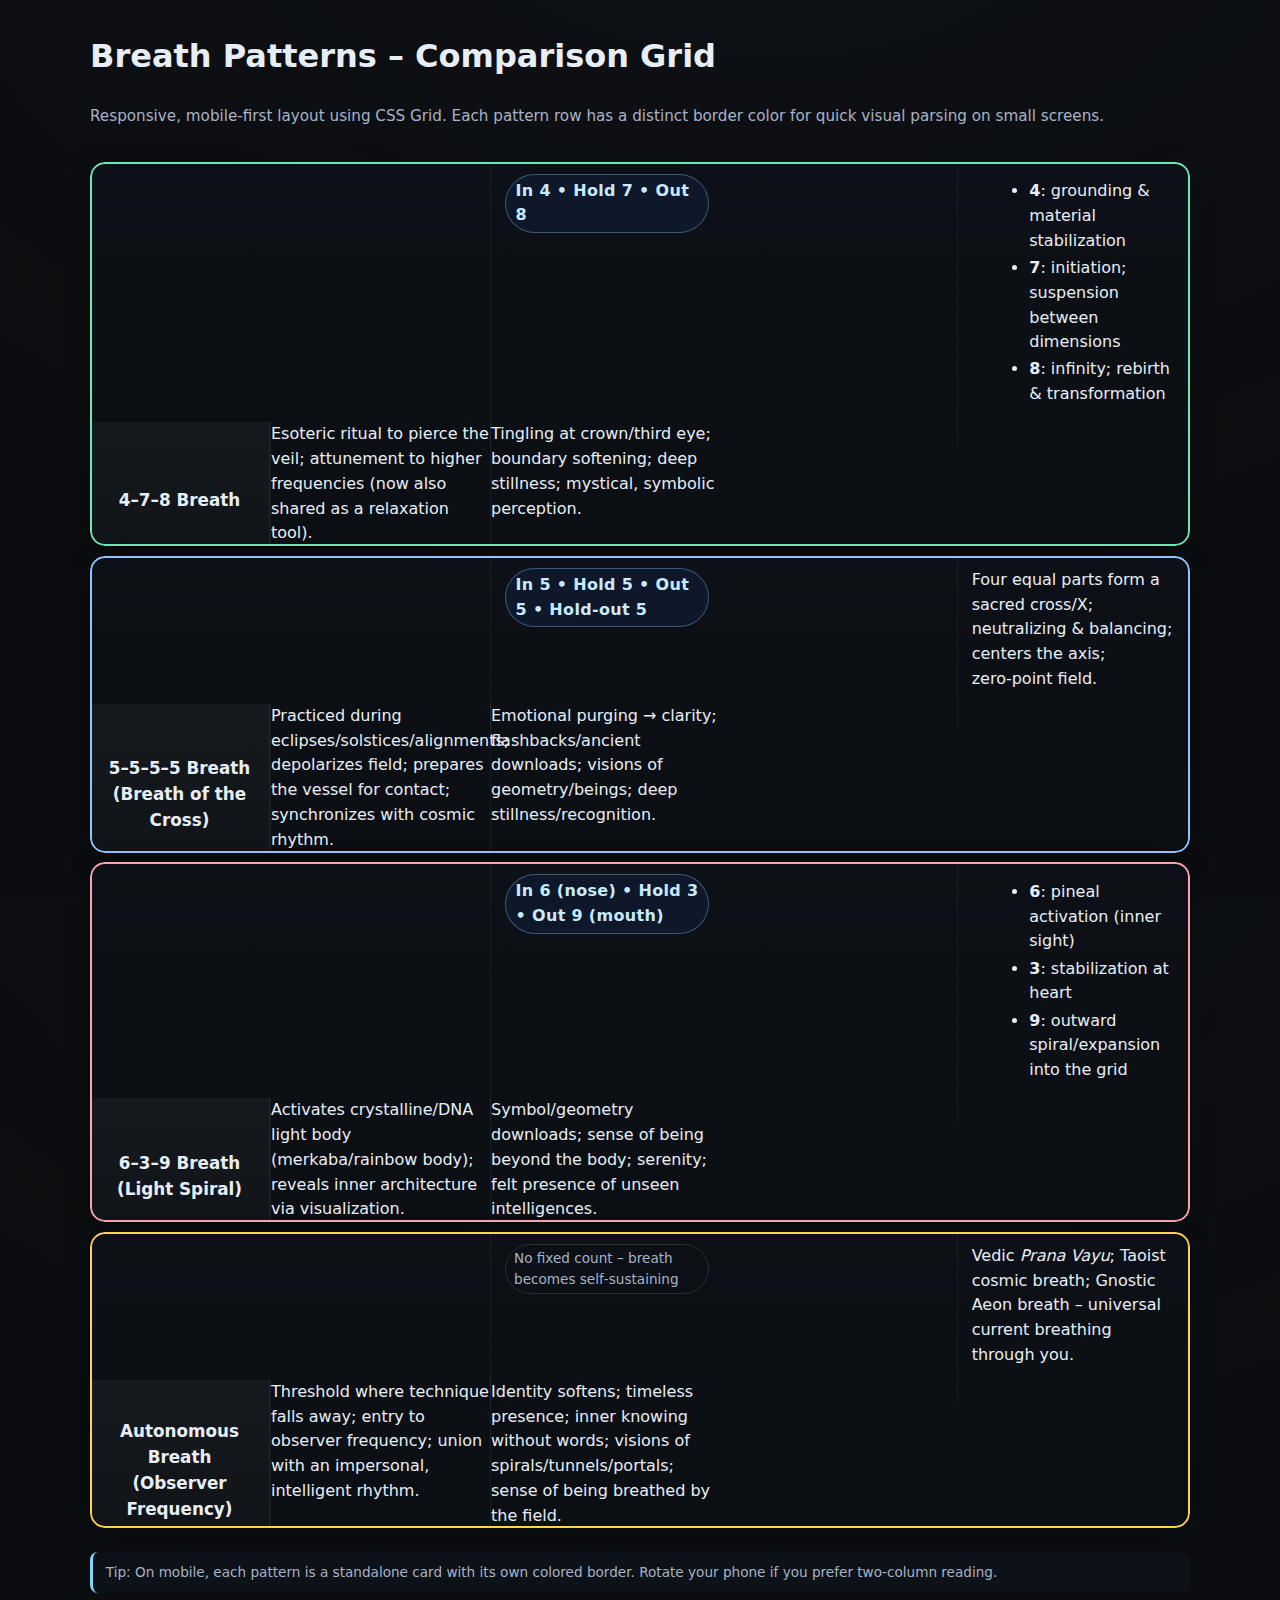
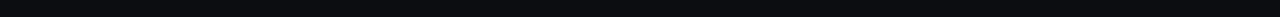
<file: patterns/index.html>
<!DOCTYPE html>
<html lang="en">
<head>
  <meta charset="utf-8" />
  <meta name="viewport" content="width=device-width, initial-scale=1" />
  <title>Breath Patterns – Comparison Grid</title>
  <style>
    :root{
      --bg: #0b0d10;
      --card: #111418;
      --text: #e8eef6;
      --muted:#a8b3c7;
      --grid-gap: 0.75rem;
      --radius: 14px;
      --shadow: 0 6px 24px rgba(0,0,0,.25);
      --accent: #87d4ff;

      /* distinct row borders */
      --row1: #6ee7b7; /* green */
      --row2: #93c5fd; /* blue */
      --row3: #fda4af; /* rose */
      --row4: #fcd34d; /* amber */
    }
    html,body{height:100%}
    body{
      margin:0; font-family: ui-sans-serif, system-ui, -apple-system, Segoe UI, Roboto, "Helvetica Neue", Arial, "Noto Sans", "Apple Color Emoji", "Segoe UI Emoji";
      background: radial-gradient(1200px 800px at 60% -20%, #1a202c33, transparent), var(--bg);
      color: var(--text);
      line-height:1.55;
    }
    .wrap{max-width:1100px;margin:0 auto;padding:clamp(16px, 2.5vw, 24px)}
    header{
      display:grid; gap:.5rem; margin: 8px 0 18px;
    }
    h1{margin:0; font-size:clamp(1.25rem, 2.2vw + .6rem, 2rem)}
    .sub{color:var(--muted); font-size: .95rem}

    /* Table-as-cards with CSS Grid */
    .table{ display:grid; gap: var(--grid-gap); }

    .row{
      display:grid;
      grid-template-columns: 180px 1fr;
      grid-template-areas:
        "head content";
      background: linear-gradient(180deg, #0d1117, #0b0f14);
      border-radius: var(--radius);
      box-shadow: var(--shadow);
      overflow:hidden;
      position:relative;
    }
    .row::before{
      content:""; position:absolute; inset:0; pointer-events:none;
      border-radius: calc(var(--radius) + 1px);
      border: 2px solid var(--row-clr);
      mask: linear-gradient(#000 0 0) content-box, linear-gradient(#000 0 0);
      -webkit-mask: linear-gradient(#000 0 0) content-box, linear-gradient(#000 0 0);
      padding:1px; /* keeps glow inside */
    }
    .row .head{
      grid-area: head;
      display:grid; place-items:center;
      padding: 18px;
      background: linear-gradient(180deg, rgba(255,255,255,.04), rgba(255,255,255,.02));
      border-right: 1px solid rgba(255,255,255,.06);
      min-height:100%;
    }
    .row .head h2{
      margin:0; text-align:center; font-size:1.05rem;
    }
    .row .content{
      grid-area: content;
      display:grid;
      gap: var(--grid-gap);
      padding: 16px 18px;
    }

    /* Inside content, create a mini grid with labelled fields like a table */
    .grid{
      display:grid; gap: .6rem;
      grid-template-columns: 140px 1fr;
      align-items:start;
    }
    .label{ color: var(--muted); font-weight:600; font-size:.9rem }
    .value{ color: var(--text)}

    /* badges & code-like ratios */
    .ratio{
      display:inline-grid; grid-auto-flow:column; gap:.4rem; align-items:center;
      background: #0f172a; color:#c7eafe;
      border:1px solid rgba(135, 212, 255, .35);
      border-radius: 999px; padding: .25rem .6rem; font-weight:700; letter-spacing:.02em;
    }
    .pill{
      display:inline-block; padding:.18rem .5rem; border:1px solid rgba(255,255,255,.12);
      border-radius:999px; color:var(--muted); font-size:.85rem
    }
    ul{margin:.35rem 0 .2rem 1.1rem}
    li{margin:.15rem 0}

    /* Responsive behavior */
    @media (max-width: 800px){
      .row{ grid-template-columns: 1fr; grid-template-areas: "head" "content"; }
      .row .head{ border-right: none; border-bottom: 1px solid rgba(255,255,255,.06); }
      .grid{ grid-template-columns: 1fr; }
      .label{opacity:.85}
    }

    /* Distinct row colors via classes */
    .row.row1{ --row-clr: var(--row1); }
    .row.row2{ --row-clr: var(--row2); }
    .row.row3{ --row-clr: var(--row3); }
    .row.row4{ --row-clr: var(--row4); }

    footer{margin-top:24px; color: var(--muted); font-size:.85rem}
    .note{border-left:3px solid var(--accent); padding:.6rem .8rem; background:#0c1218; border-radius:8px}
      /* === Overrides to fix desktop switching === */
    @media (min-width: 900px){
      .thead{display:grid; grid-template-columns: 180px 220px 1fr 1fr 1fr; border-radius: var(--radius); overflow:hidden; box-shadow: var(--shadow); border:1px solid rgba(255,255,255,.08);}    
      .table{gap: 0.6rem}
      .row{ grid-template-columns: 180px 220px 1fr 1fr 1fr; grid-template-areas: none; align-items:start; }
      .row .content, .row .grid{ display: contents; }
      .row .label{ display:none; }
      .row .head{ grid-column:1; display:flex; align-items:center; justify-content:center; border-right:1px solid rgba(255,255,255,.06); padding-block: 16px; }
      .row .value{ border-left: 1px solid rgba(255,255,255,.06); min-height:100%; }
      .row .value:nth-of-type(1){ grid-column: 2; padding: 12px 14px; }
      .row .value:nth-of-type(2){ grid-column: 3; padding: 12px 14px; }
      .row .value:nth-of-type(3){ grid-column: 4; padding: 12px 14px; }
      .row .value:nth-of-type(4){ grid-column: 5; padding: 12px 14px; }
    }
  </style>
</head>
<body>
  <div class="wrap">
    <header>
      <h1>Breath Patterns – Comparison Grid</h1>
      <p class="sub">Responsive, mobile‑first layout using CSS Grid. Each pattern row has a distinct border color for quick visual parsing on small screens.</p>
    </header>

    <section class="table" aria-label="Breath pattern comparison">

      <!-- Row 1: 4-7-8 -->
      <article class="row row1" role="group" aria-labelledby="p478">
        <div class="head">
          <h2 id="p478">4–7–8 Breath</h2>
        </div>
        <div class="content">
          <div class="grid">
            <div class="label">Pattern / Ratio</div>
            <div class="value"><span class="ratio" aria-label="ratio">In 4 • Hold 7 • Out 8</span></div>

            <div class="label">Symbolism</div>
            <div class="value">
              <ul>
                <li><strong>4</strong>: grounding & material stabilization</li>
                <li><strong>7</strong>: initiation; suspension between dimensions</li>
                <li><strong>8</strong>: infinity; rebirth & transformation</li>
              </ul>
            </div>

            <div class="label">Purpose</div>
            <div class="value">Esoteric ritual to pierce the veil; attunement to higher frequencies (now also shared as a relaxation tool).</div>

            <div class="label">Effects</div>
            <div class="value">
              Tingling at crown/third eye; boundary softening; deep stillness; mystical, symbolic perception.
            </div>
          </div>
        </div>
      </article>

      <!-- Row 2: 5-5-5-5 -->
      <article class="row row2" role="group" aria-labelledby="p5555">
        <div class="head">
          <h2 id="p5555">5–5–5–5 Breath (Breath of the Cross)</h2>
        </div>
        <div class="content">
          <div class="grid">
            <div class="label">Pattern / Ratio</div>
            <div class="value"><span class="ratio">In 5 • Hold 5 • Out 5 • Hold‑out 5</span></div>

            <div class="label">Symbolism</div>
            <div class="value">
              Four equal parts form a sacred cross/X; neutralizing & balancing; centers the axis; zero‑point field.
            </div>

            <div class="label">Purpose</div>
            <div class="value">Practiced during eclipses/solstices/alignments; depolarizes field; prepares the vessel for contact; synchronizes with cosmic rhythm.</div>

            <div class="label">Effects</div>
            <div class="value">Emotional purging → clarity; flashbacks/ancient downloads; visions of geometry/beings; deep stillness/recognition.</div>
          </div>
        </div>
      </article>

      <!-- Row 3: 6-3-9 -->
      <article class="row row3" role="group" aria-labelledby="p639">
        <div class="head">
          <h2 id="p639">6–3–9 Breath (Light Spiral)</h2>
        </div>
        <div class="content">
          <div class="grid">
            <div class="label">Pattern / Ratio</div>
            <div class="value"><span class="ratio">In 6 (nose) • Hold 3 • Out 9 (mouth)</span></div>

            <div class="label">Symbolism</div>
            <div class="value">
              <ul>
                <li><strong>6</strong>: pineal activation (inner sight)</li>
                <li><strong>3</strong>: stabilization at heart</li>
                <li><strong>9</strong>: outward spiral/expansion into the grid</li>
              </ul>
            </div>

            <div class="label">Purpose</div>
            <div class="value">Activates crystalline/DNA light body (merkaba/rainbow body); reveals inner architecture via visualization.</div>

            <div class="label">Effects</div>
            <div class="value">Symbol/geometry downloads; sense of being beyond the body; serenity; felt presence of unseen intelligences.</div>
          </div>
        </div>
      </article>

      <!-- Row 4: Autonomous / Observer -->
      <article class="row row4" role="group" aria-labelledby="pauto">
        <div class="head">
          <h2 id="pauto">Autonomous Breath (Observer Frequency)</h2>
        </div>
        <div class="content">
          <div class="grid">
            <div class="label">Pattern / Ratio</div>
            <div class="value"><span class="pill">No fixed count – breath becomes self‑sustaining</span></div>

            <div class="label">Symbolism</div>
            <div class="value">Vedic <em>Prana Vayu</em>; Taoist cosmic breath; Gnostic Aeon breath – universal current breathing through you.</div>

            <div class="label">Purpose</div>
            <div class="value">Threshold where technique falls away; entry to observer frequency; union with an impersonal, intelligent rhythm.</div>

            <div class="label">Effects</div>
            <div class="value">Identity softens; timeless presence; inner knowing without words; visions of spirals/tunnels/portals; sense of being breathed by the field.</div>
          </div>
        </div>
      </article>

    </section>

    <footer>
      <div class="note">
        Tip: On mobile, each pattern is a standalone card with its own colored border. Rotate your phone if you prefer two‑column reading.
      </div>
    </footer>
  </div>
  

  <!--
  ==========================
  Project Comments / Metadata
  ==========================
  1) Date created / updated / revisited / improved again:
     - Created: 2025-09-13 (Asia/Singapore)
     - Last updated: 2025-09-13

  2) Tool name:
     - OpenAI ChatGPT (GPT-5 Thinking)

  3) Prompt used to generate the code:
     - "convert this to a webpage use css grid for table layout , this is a responsive page and i want each distinct pattern table row block to have  distinct border color so it is easy to make out on mobile screen."

  4) README.md (purpose & notes):
     # Breath Patterns – Comparison Grid
     A single‑file, responsive webpage that presents four breath patterns from a transcript as grid‑structured cards. Each row uses a distinct border color to improve legibility and separation on mobile devices. Built with pure HTML/CSS (no JS dependencies). Uses CSS Grid for both the outer table and inner label/value layout.

     ## How to use
     - Open the file in any modern browser. Scroll the four pattern cards. On desktop, the left column shows the pattern name; on mobile, it stacks vertically.
     - Colors can be adjusted via CSS variables: `--row1 .. --row4` in the `:root` block.
     - Accessibility: semantic sections, `aria-labelledby`, and clear label/value structure for screen readers.

     ## Customize
     - Add more patterns by duplicating an `<article class="row ...">` block and assigning a new `--row-clr` via class.
     - Tweak spacing with `--grid-gap`, radius with `--radius`, and backdrop via `--bg`.

     ## License
     - Intended for personal documentation/educational display within the Vipul project.
  -->
</body>
</html>
</file>
<file: style.css>
* {
    box-sizing: border-box;
}

body {
    padding: 0;
    margin: 0;
    font-family: 'Fira', sans-serif;
    font-size: 2rem;
    background-color: #aba2c2;
    background: url(https://picsum.photos/id/471/3264/1824) no-repeat;
    /*https://picsum.photos/id/1015/6000/4000, https://picsum.photos/id/1044/4032/2268*/
    background-size: cover;
}

.container {
    width: 100vw;
    height: 90vh;
    margin-top: 10px;
    display: grid;
    grid-gap: 7px;
    grid-template-columns: 1fr;
    grid-template-areas:
        "in"
        "hold"
        "out"
}

.in,
.hold,
.out {
    display: flex;
    align-items: center;
    justify-content: center;
    padding: 20px;
    margin: 0 auto;
    width: 100%;
    border-radius: 3px;
    font-size: 2rem;
    opacity: 0.7;
    text-align: center;


}


.in {
    grid-area: in;
    background-color: #f9eecb;
    color: #c6808e;
}

.hold {
    grid-area: hold;
    background-color: #241858;
    color: #80cfba;
}

.out {
    grid-area: out;
    background-color: #fac960;
    color: #d749e4;
}

.clk {
    font-size: 1rem;
    background-color: #34294aa4;
    color: #d76677;
    letter-spacing: 0.2rem;
    padding: 1px;
}

header {
    display: grid;
    grid-template-columns: 1fr;
    background-color: #423c62b9;

}

h3 {
    margin-top: 10px;
    color: #fac876;
    padding-left: 20px;
    letter-spacing: 0.7rem;
}

footer,
.clk {
    display: flex;
    flex-direction: row;
    justify-content: center;
}

.va {
    background-color: rgba(244, 248, 252, 0.5);
    font-size: 0.6rem;
    padding: 10px;
    width: 210px;
}

@media (min-width: 850px) {

    .container {
        width: 100vw;
        height: 100vh;
        margin-top: 20px;
        display: grid;
        grid-gap: 7px;
        grid-template-columns: 1fr 1fr 1fr;
        grid-template-areas:
            "in hold out"
    }

    .in,
    .hold,
    .out {
        border-radius: 10px;
    }

    header{
        grid-template-columns: 1fr 1fr;
    }
    .clk{
        padding: 10px 30px;
    }
}
</file>
